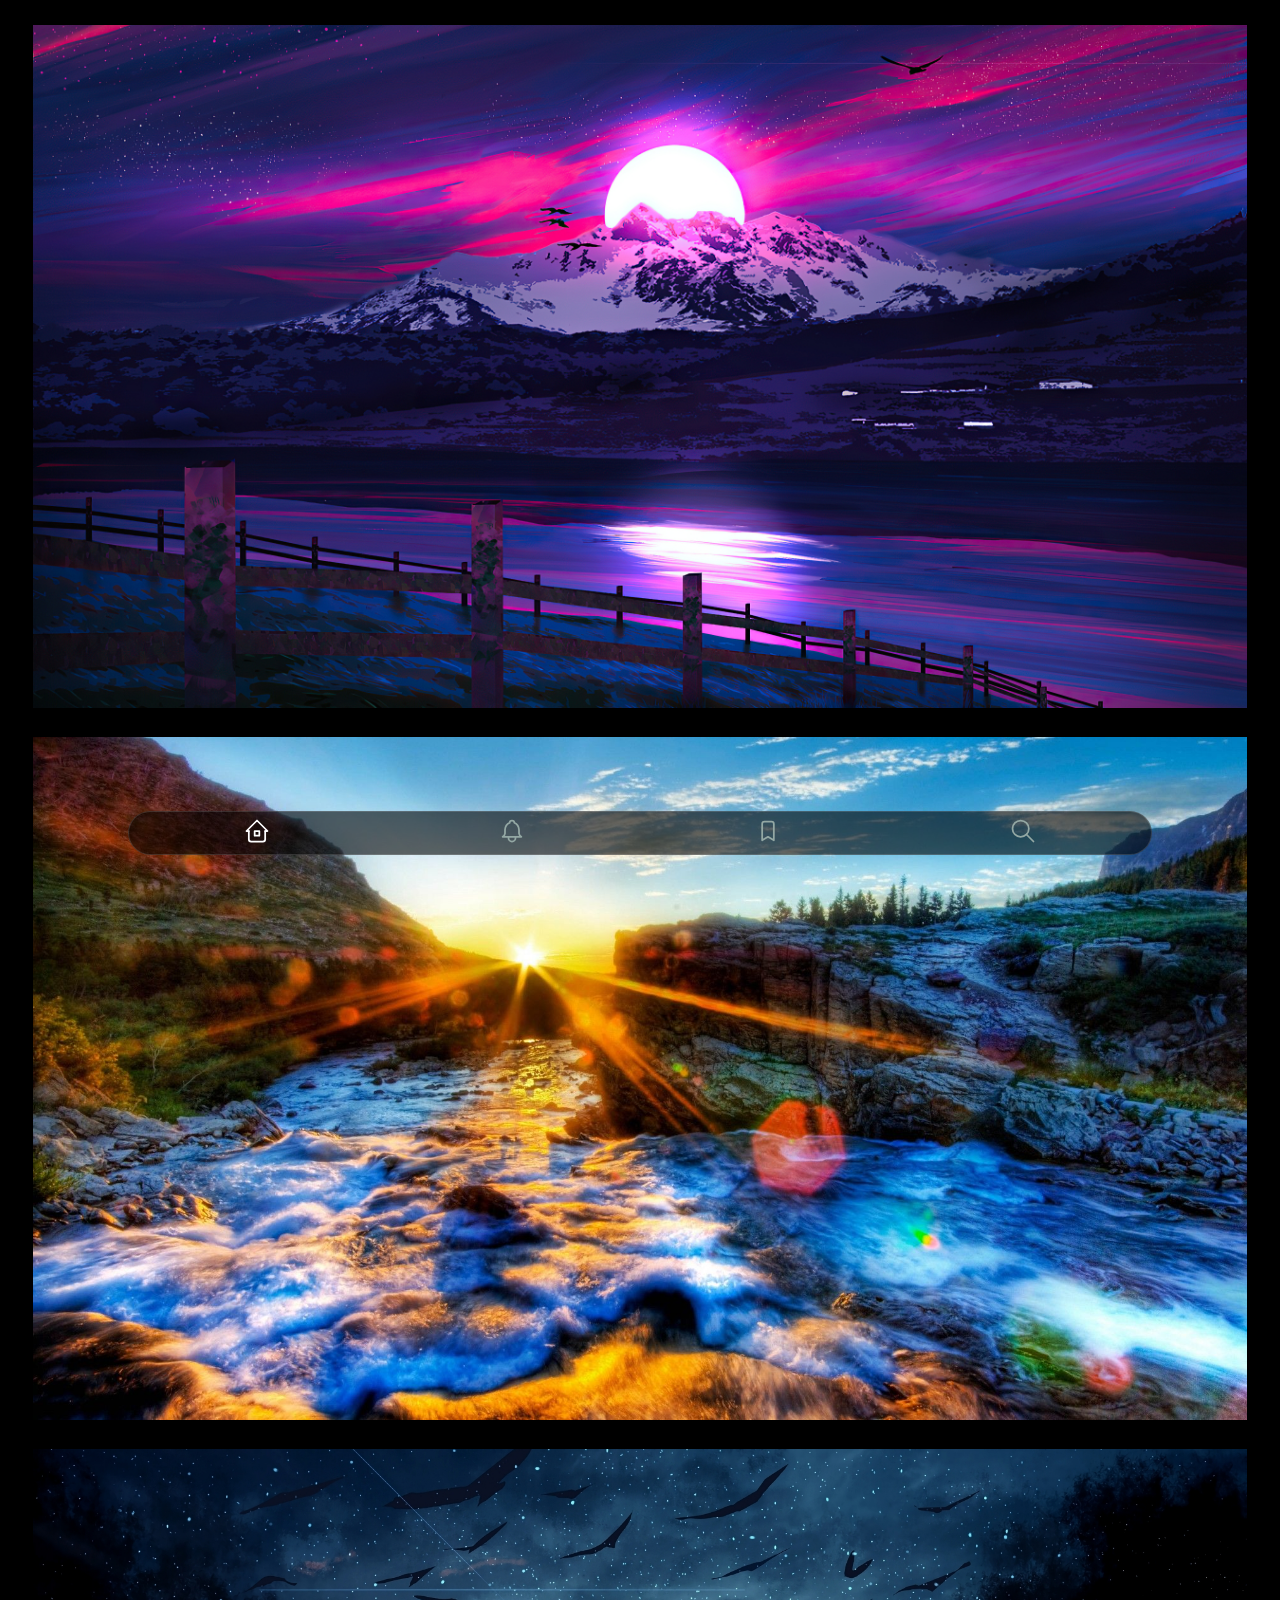
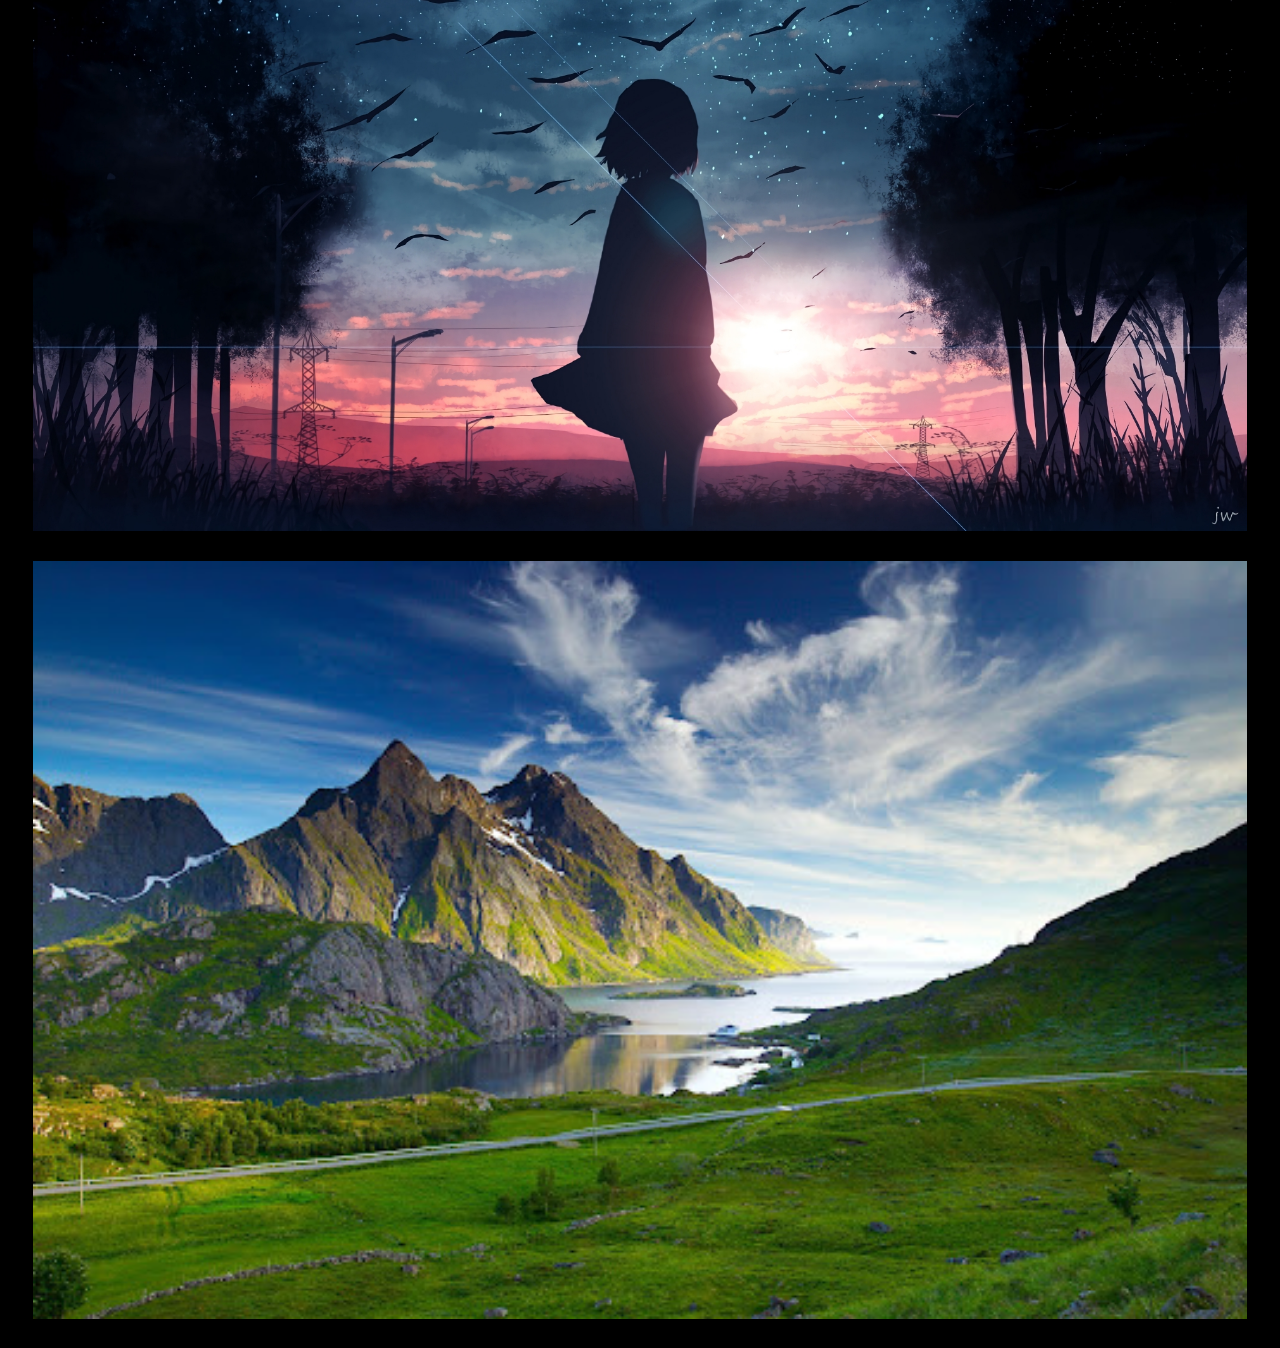
<file: Navbar_Pop/index.html>
<!DOCTYPE html>
<html lang="en">
<head>
    <meta charset="UTF-8">
    <meta http-equiv="X-UA-Compatible" content="IE=edge">
    <meta name="viewport" content="width=device-width, initial-scale=1.0">
    <link rel="stylesheet" href="css/style.css">
    <title>Document</title>
</head>
<body>
    <div class="ContentMain">
        <div class="CuadradosContenedor">
            <div class="Cuad Cu1">
                <img src="img/p1.jpg" alt="" class="imgg">
            </div>
            <div class="Cuad Cu2">
                <img src="img/p2.jpg" alt="" class="imgg">
            </div>
            <div class="Cuad Cu3">
                <img src="img/p3.jpg" alt="" class="imgg">
            </div>
            <div class="Cuad Cu4">
                <img src="img/p4.jpg" alt="" class="imgg">
            </div>
        </div>
    </div>

    <div class="ContentNavBottom">
        <div class="NavGeneral">
            <div class="iconContent">
                <svg xmlns="http://www.w3.org/2000/svg" class="icon icon-tabler icon-tabler-home-2" width="28" height="28" viewBox="0 0 24 24" stroke-width="1.5" stroke="#ffffff" fill="none" stroke-linecap="round" stroke-linejoin="round">
                    <path stroke="none" d="M0 0h24v24H0z" fill="none"/>
                    <polyline points="5 12 3 12 12 3 21 12 19 12" />
                    <path d="M5 12v7a2 2 0 0 0 2 2h10a2 2 0 0 0 2 -2v-7" />
                    <rect x="10" y="12" width="4" height="4" />
                  </svg>
            </div>
            <div class="iconContent">
                <svg xmlns="http://www.w3.org/2000/svg" class="icon icon-tabler icon-tabler-bell" width="28" height="28" viewBox="0 0 24 24" stroke-width="1.5" stroke="#94a8a4" fill="none" stroke-linecap="round" stroke-linejoin="round">
                    <path stroke="none" d="M0 0h24v24H0z" fill="none"/>
                    <path d="M10 5a2 2 0 0 1 4 0a7 7 0 0 1 4 6v3a4 4 0 0 0 2 3h-16a4 4 0 0 0 2 -3v-3a7 7 0 0 1 4 -6" />
                    <path d="M9 17v1a3 3 0 0 0 6 0v-1" />
                  </svg>
            </div>
            <div class="iconContent">
                <svg xmlns="http://www.w3.org/2000/svg" class="icon icon-tabler icon-tabler-bookmark" width="28" height="28" viewBox="0 0 24 24" stroke-width="1.5" stroke="#94a8a4" fill="none" stroke-linecap="round" stroke-linejoin="round">
                    <path stroke="none" d="M0 0h24v24H0z" fill="none"/>
                    <path d="M9 4h6a2 2 0 0 1 2 2v14l-5 -3l-5 3v-14a2 2 0 0 1 2 -2" />
                  </svg>
            </div>
            <div class="iconContent">
                <svg xmlns="http://www.w3.org/2000/svg" class="icon icon-tabler icon-tabler-search" width="28" height="28" viewBox="0 0 24 24" stroke-width="1.5" stroke="#94a8a4" fill="none" stroke-linecap="round" stroke-linejoin="round">
                    <path stroke="none" d="M0 0h24v24H0z" fill="none"/>
                    <circle cx="10" cy="10" r="7" />
                    <line x1="21" y1="21" x2="15" y2="15" />
                  </svg>
            </div>
        </div>

    </div>
</body>
</html>
</file>
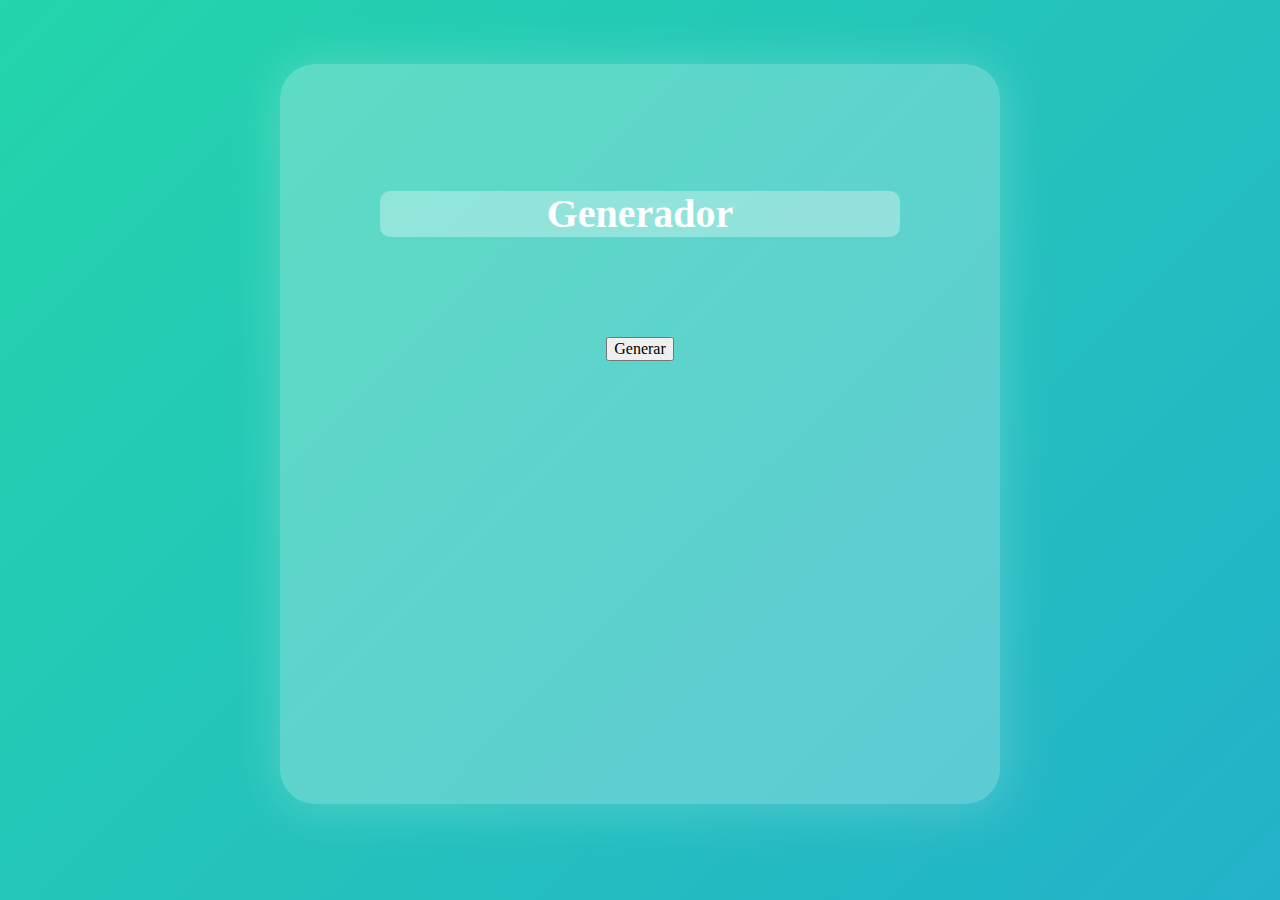
<file: PasswordGenerator/index.html>
<!DOCTYPE html>
<html lang="en">
<head>
    <meta charset="UTF-8">
    <meta http-equiv="X-UA-Compatible" content="IE=edge">
    <meta name="viewport" content="width=device-width, initial-scale=1.0">
    <link rel="stylesheet" href="Css/normalice.css">
    <link rel="stylesheet" href="Css/Style.css">
    <link rel="stylesheet" href="Css/style2.css">
    <link href="https://cdn.jsdelivr.net/npm/bootstrap@5.0.2/dist/css/bootstrap.min.css" rel="stylesheet" integrity="sha384-EVSTQN3/azprG1Anm3QDgpJLIm9Nao0Yz1ztcQTwFspd3yD65VohhpuuCOmLASjC" crossorigin="anonymous">

    <title>Password_Generator</title>
</head>
<body>
    <div class="ContenidoPrincipal">

        <div class="Ventana">
            <div class="Contenedor-Pantalla">
                <h1 class="number" id="number">Generador</h1>
            </div>

            <div class="Contenedor-Boton">
                <button id="boton" type="button" class="btn btn-light">Generar</button>

            </div>
        </div>
    </div>
    <script src="Script/generador.js"></script>
</body>
</html>
</file>
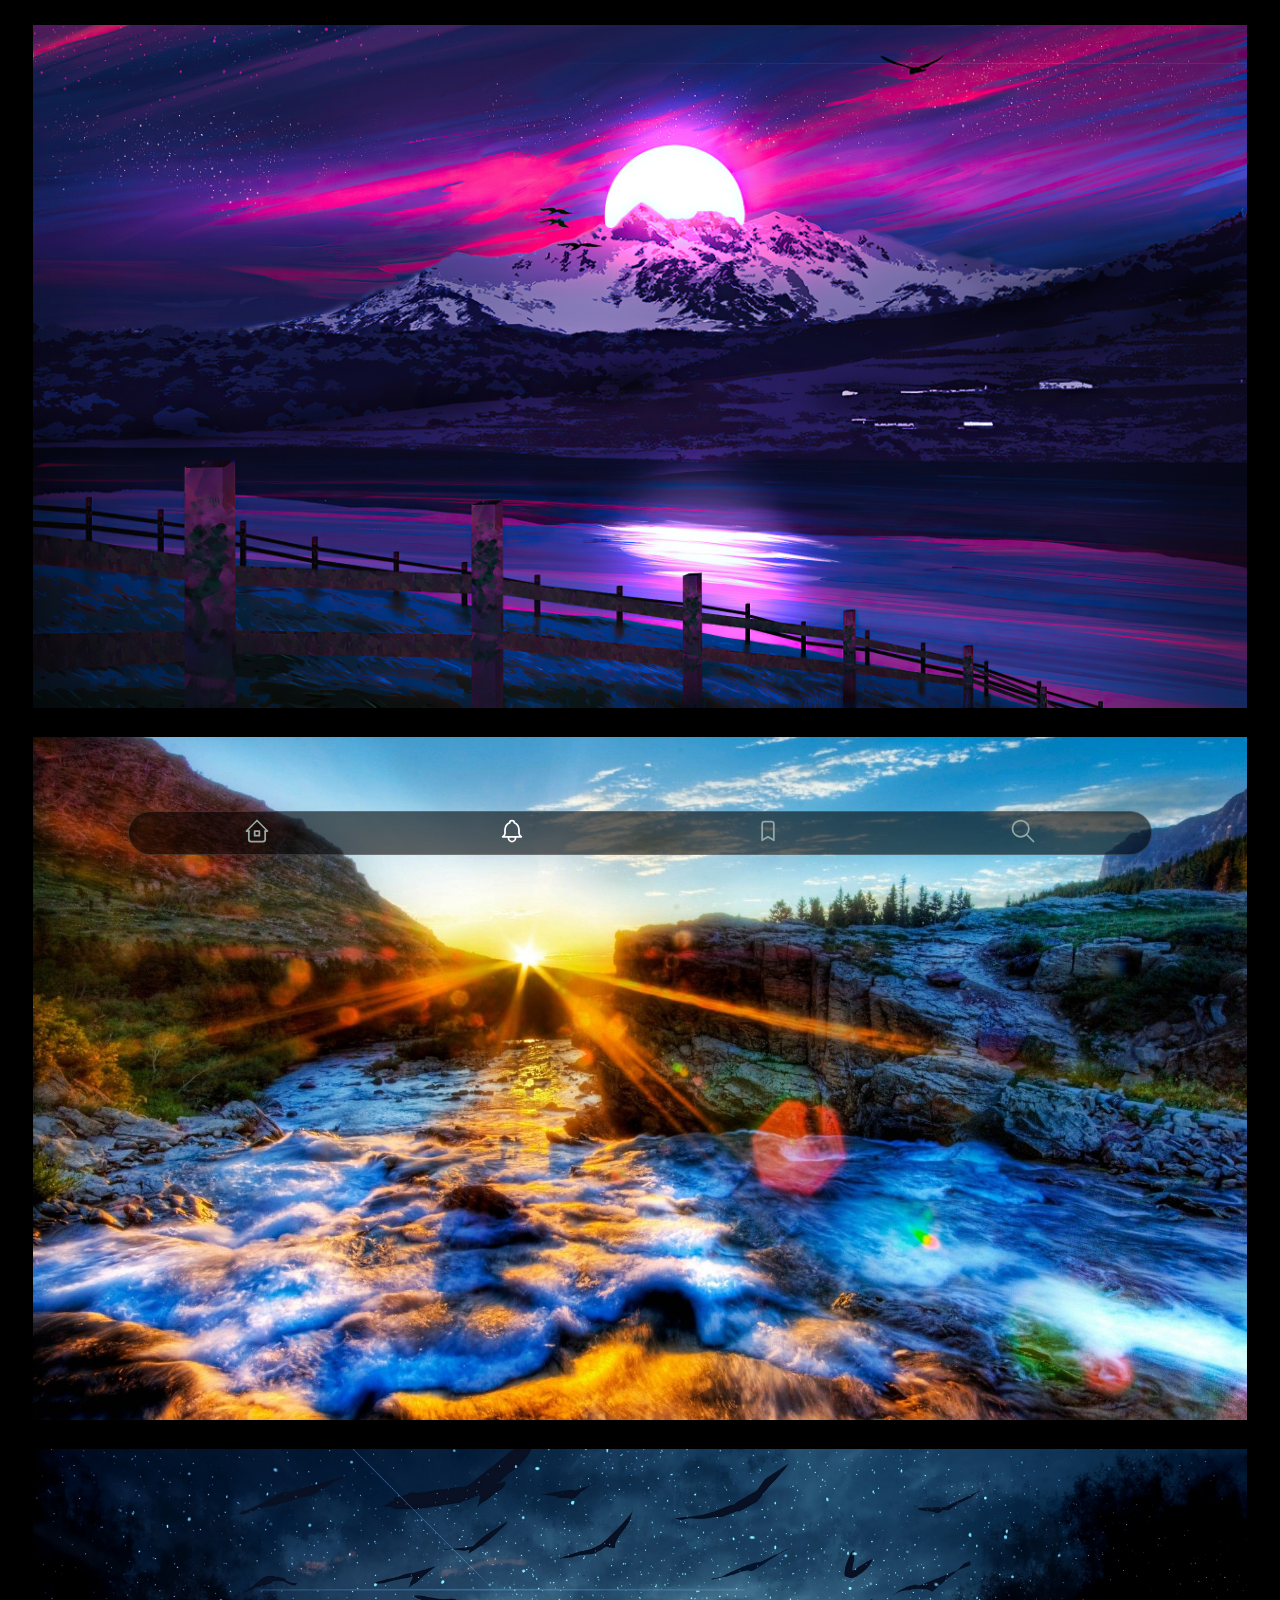
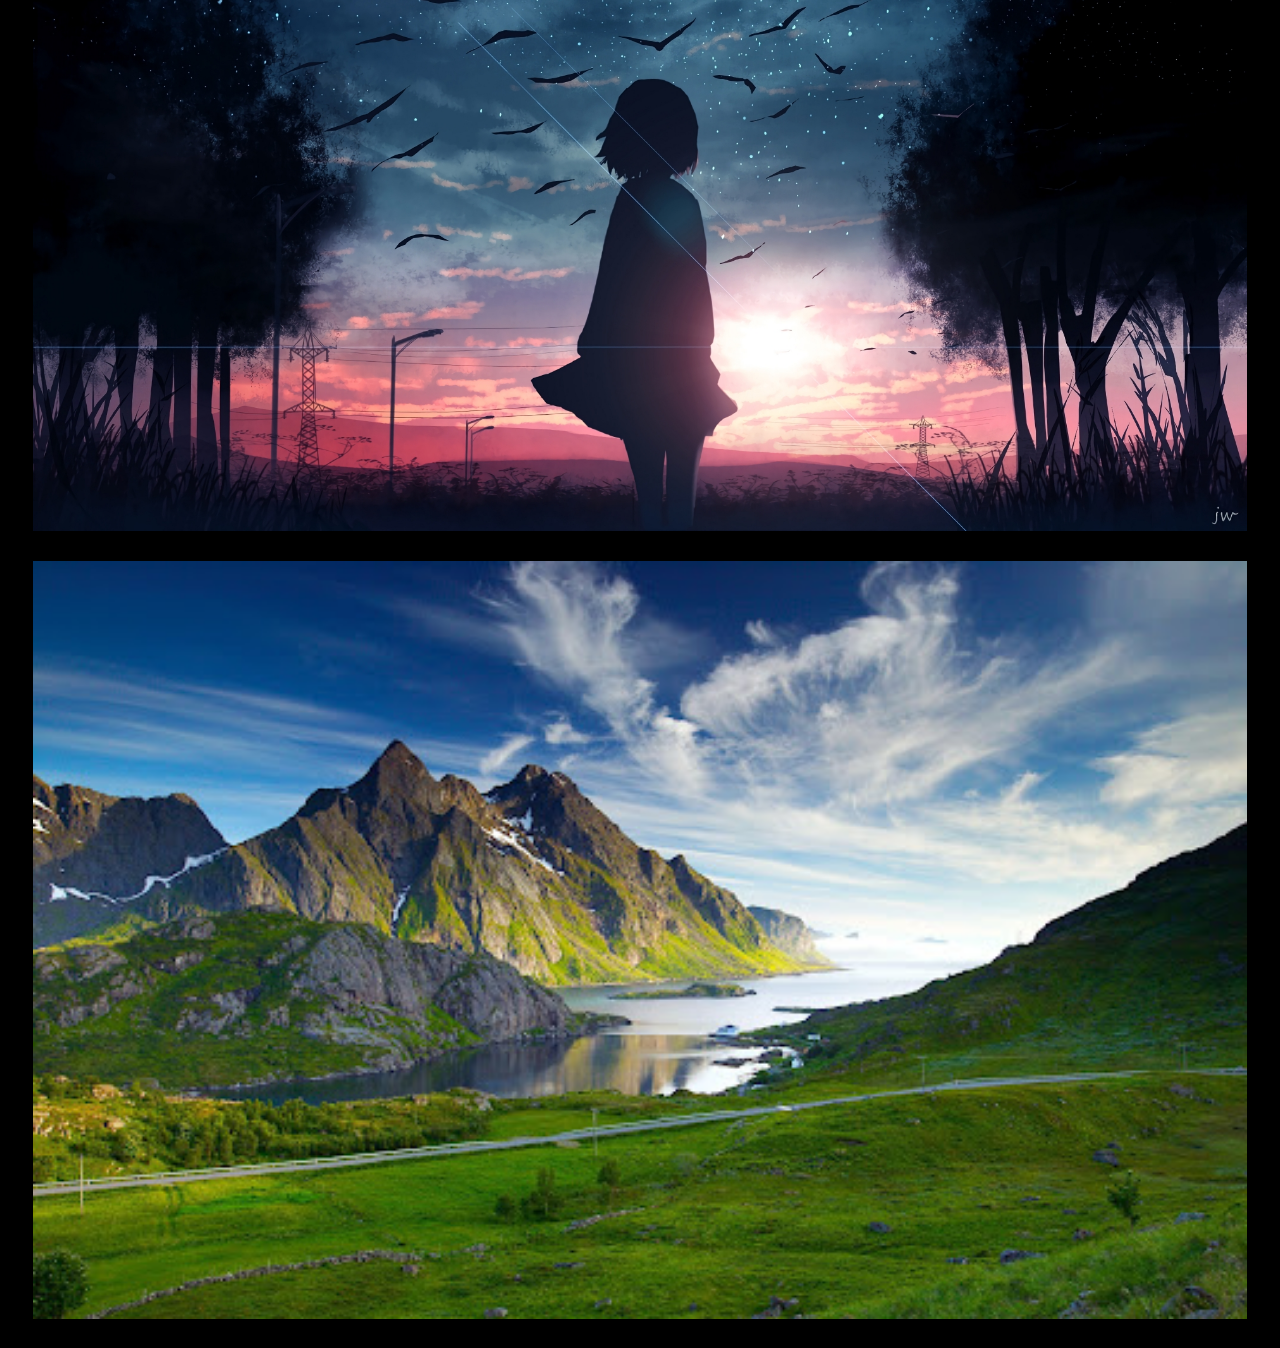
<file: Navbar_Pop/Notifi.html>
<!DOCTYPE html>
<html lang="en">
<head>
    <meta charset="UTF-8">
    <meta http-equiv="X-UA-Compatible" content="IE=edge">
    <meta name="viewport" content="width=device-width, initial-scale=1.0">
    <link rel="stylesheet" href="css/style.css">
    <title>Document</title>
</head>
<body>
    <div class="ContentMain">
        <div class="CuadradosContenedor">
            <div class="Cuad Cu1">
                <img src="img/p1.jpg" alt="" class="imgg">
            </div>
            <div class="Cuad Cu2">
                <img src="img/p2.jpg" alt="" class="imgg">
            </div>
            <div class="Cuad Cu3">
                <img src="img/p3.jpg" alt="" class="imgg">
            </div>
            <div class="Cuad Cu4">
                <img src="img/p4.jpg" alt="" class="imgg">
            </div>
        </div>
    </div>

    <div class="ContentNavBottom">
        <div class="NavGeneral">
            <div class="iconContent">
                <a href="index.html">
                    <svg xmlns="http://www.w3.org/2000/svg" class="icon icon-tabler icon-tabler-home-2" width="28" height="28" viewBox="0 0 24 24" stroke-width="1.5" stroke="#94a8a4" fill="none" stroke-linecap="round" stroke-linejoin="round">
                        <path stroke="none" d="M0 0h24v24H0z" fill="none"/>
                        <polyline points="5 12 3 12 12 3 21 12 19 12" />
                        <path d="M5 12v7a2 2 0 0 0 2 2h10a2 2 0 0 0 2 -2v-7" />
                        <rect x="10" y="12" width="4" height="4" />
                      </svg>
                </a>
            </div>
            <div class="iconContent">
                <a href="Notifi.html">
                    <svg xmlns="http://www.w3.org/2000/svg" class="icon icon-tabler icon-tabler-bell" width="28" height="28" viewBox="0 0 24 24" stroke-width="1.5" stroke="#ffffff" fill="none" stroke-linecap="round" stroke-linejoin="round">
                        <path stroke="none" d="M0 0h24v24H0z" fill="none"/>
                        <path d="M10 5a2 2 0 0 1 4 0a7 7 0 0 1 4 6v3a4 4 0 0 0 2 3h-16a4 4 0 0 0 2 -3v-3a7 7 0 0 1 4 -6" />
                        <path d="M9 17v1a3 3 0 0 0 6 0v-1" />
                      </svg>
                </a>
            </div>
            <div class="iconContent">
                <a href="save.html">
                    <svg xmlns="http://www.w3.org/2000/svg" class="icon icon-tabler icon-tabler-bookmark" width="28" height="28" viewBox="0 0 24 24" stroke-width="1.5" stroke="#94a8a4" fill="none" stroke-linecap="round" stroke-linejoin="round">
                        <path stroke="none" d="M0 0h24v24H0z" fill="none"/>
                        <path d="M9 4h6a2 2 0 0 1 2 2v14l-5 -3l-5 3v-14a2 2 0 0 1 2 -2" />
                      </svg>
                </a>

            </div>
            <div class="iconContent">
                <a href="search.html">
                    <svg xmlns="http://www.w3.org/2000/svg" class="icon icon-tabler icon-tabler-search" width="28" height="28" viewBox="0 0 24 24" stroke-width="1.5" stroke="#94a8a4" fill="none" stroke-linecap="round" stroke-linejoin="round">
                        <path stroke="none" d="M0 0h24v24H0z" fill="none"/>
                        <circle cx="10" cy="10" r="7" />
                        <line x1="21" y1="21" x2="15" y2="15" />
                      </svg>
                </a>
            </div>
        </div>

    </div>
</body>
</html>
</file>
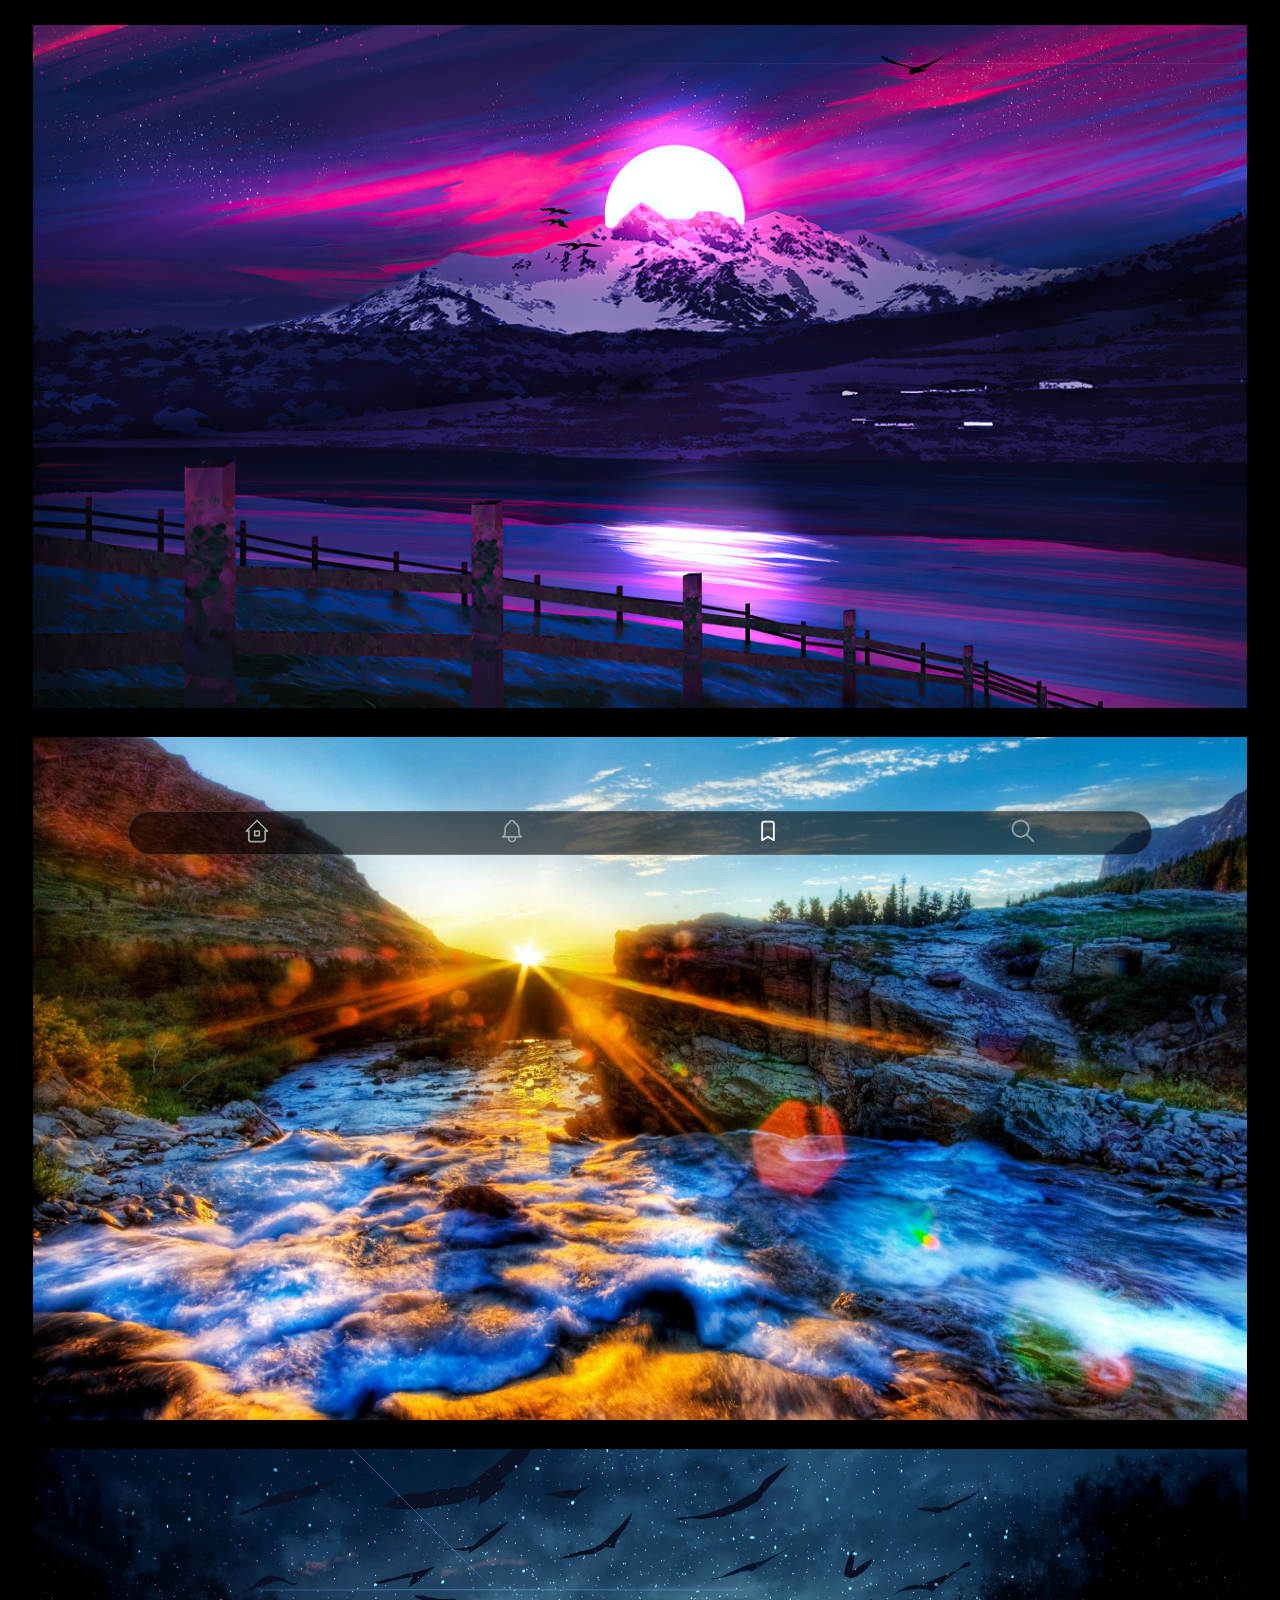
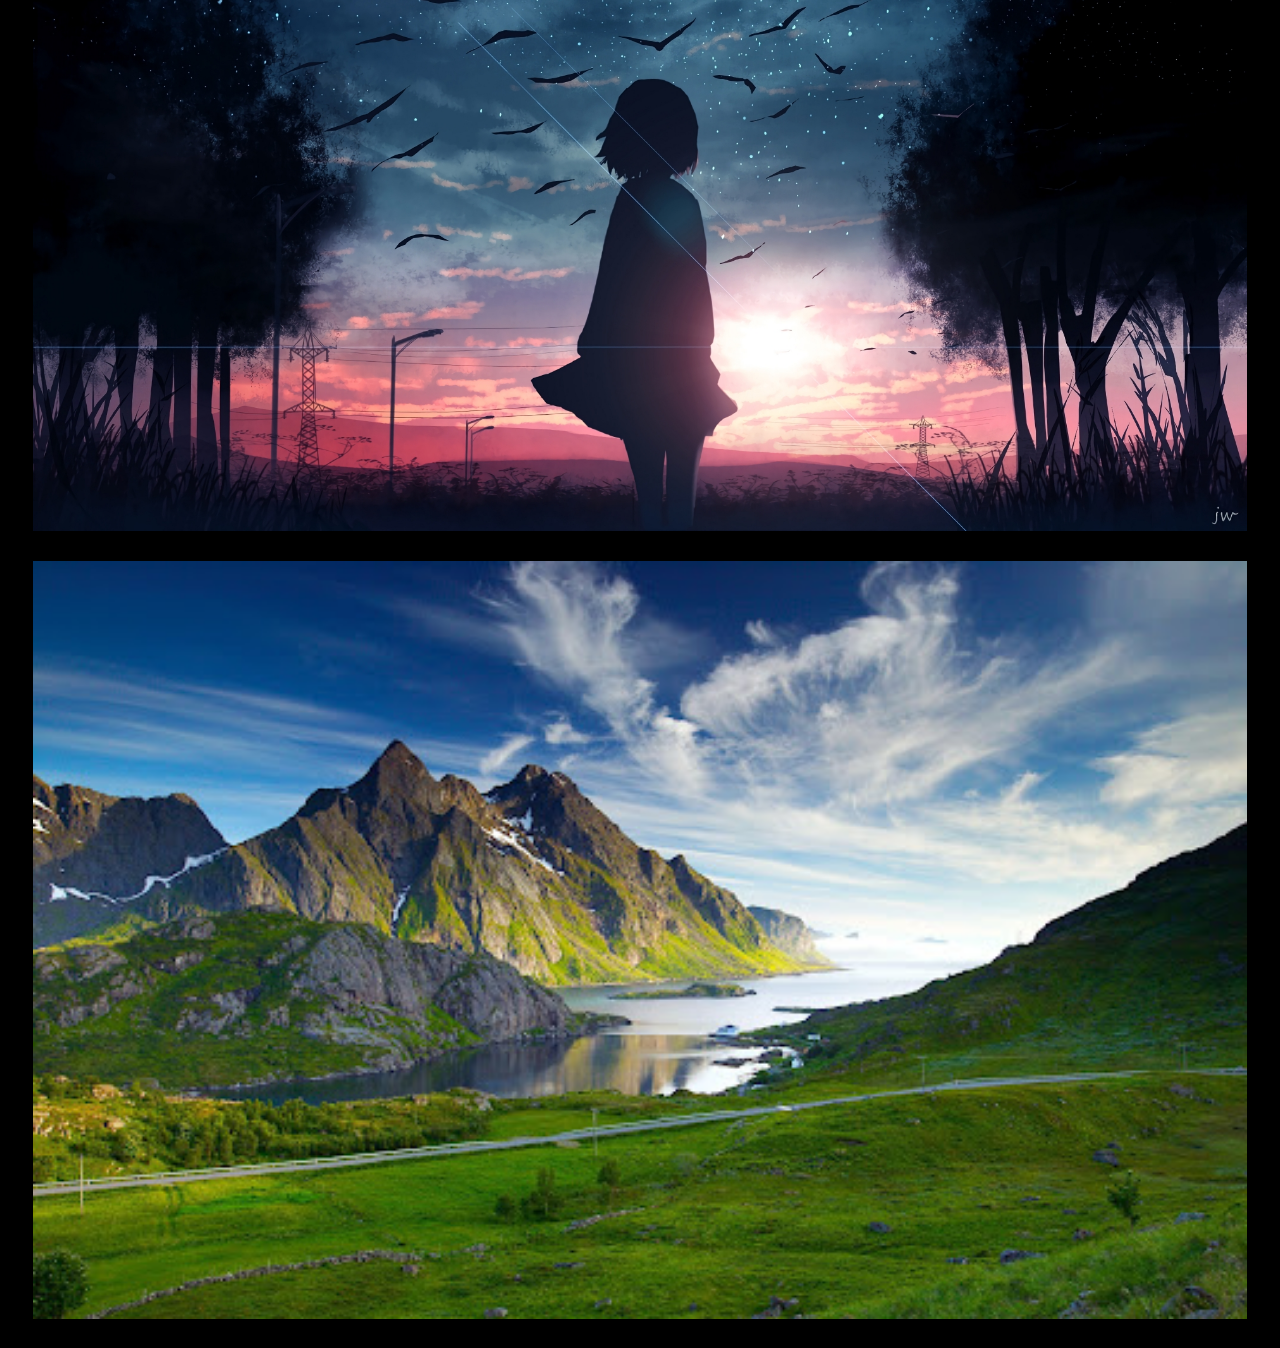
<file: Navbar_Pop/save.html>
<!DOCTYPE html>
<html lang="en">
<head>
    <meta charset="UTF-8">
    <meta http-equiv="X-UA-Compatible" content="IE=edge">
    <meta name="viewport" content="width=device-width, initial-scale=1.0">
    <link rel="stylesheet" href="css/style.css">
    <title>Document</title>
</head>
<body>
    <div class="ContentMain">
        <div class="CuadradosContenedor">
            <div class="Cuad Cu1">
                <img src="img/p1.jpg" alt="" class="imgg">
            </div>
            <div class="Cuad Cu2">
                <img src="img/p2.jpg" alt="" class="imgg">
            </div>
            <div class="Cuad Cu3">
                <img src="img/p3.jpg" alt="" class="imgg">
            </div>
            <div class="Cuad Cu4">
                <img src="img/p4.jpg" alt="" class="imgg">
            </div>
        </div>
    </div>

    <div class="ContentNavBottom">
        <div class="NavGeneral">
            <div class="iconContent">
                <a href="index.html">
                    <svg xmlns="http://www.w3.org/2000/svg" class="icon icon-tabler icon-tabler-home-2" width="28" height="28" viewBox="0 0 24 24" stroke-width="1.5" stroke="#94a8a4" fill="none" stroke-linecap="round" stroke-linejoin="round">
                        <path stroke="none" d="M0 0h24v24H0z" fill="none"/>
                        <polyline points="5 12 3 12 12 3 21 12 19 12" />
                        <path d="M5 12v7a2 2 0 0 0 2 2h10a2 2 0 0 0 2 -2v-7" />
                        <rect x="10" y="12" width="4" height="4" />
                      </svg>
                </a>
            </div>
            <div class="iconContent">
                <a href="Notifi.html">
                    <svg xmlns="http://www.w3.org/2000/svg" class="icon icon-tabler icon-tabler-bell" width="28" height="28" viewBox="0 0 24 24" stroke-width="1.5" stroke="#94a8a4" fill="none" stroke-linecap="round" stroke-linejoin="round">
                        <path stroke="none" d="M0 0h24v24H0z" fill="none"/>
                        <path d="M10 5a2 2 0 0 1 4 0a7 7 0 0 1 4 6v3a4 4 0 0 0 2 3h-16a4 4 0 0 0 2 -3v-3a7 7 0 0 1 4 -6" />
                        <path d="M9 17v1a3 3 0 0 0 6 0v-1" />
                      </svg>
                </a>

            </div>
            <div class="iconContent">
                <a href="save.html">
                    <svg xmlns="http://www.w3.org/2000/svg" class="icon icon-tabler icon-tabler-bookmark" width="28" height="28" viewBox="0 0 24 24" stroke-width="1.5" stroke="#ffffff" fill="none" stroke-linecap="round" stroke-linejoin="round">
                        <path stroke="none" d="M0 0h24v24H0z" fill="none"/>
                        <path d="M9 4h6a2 2 0 0 1 2 2v14l-5 -3l-5 3v-14a2 2 0 0 1 2 -2" />
                      </svg>
                </a>

            </div>
            <div class="iconContent">
                <a href="search.html">
                    <svg xmlns="http://www.w3.org/2000/svg" class="icon icon-tabler icon-tabler-search" width="28" height="28" viewBox="0 0 24 24" stroke-width="1.5" stroke="#94a8a4" fill="none" stroke-linecap="round" stroke-linejoin="round">
                        <path stroke="none" d="M0 0h24v24H0z" fill="none"/>
                        <circle cx="10" cy="10" r="7" />
                        <line x1="21" y1="21" x2="15" y2="15" />
                      </svg>
                </a>
            </div>
        </div>

    </div>
</body>
</html>
</file>
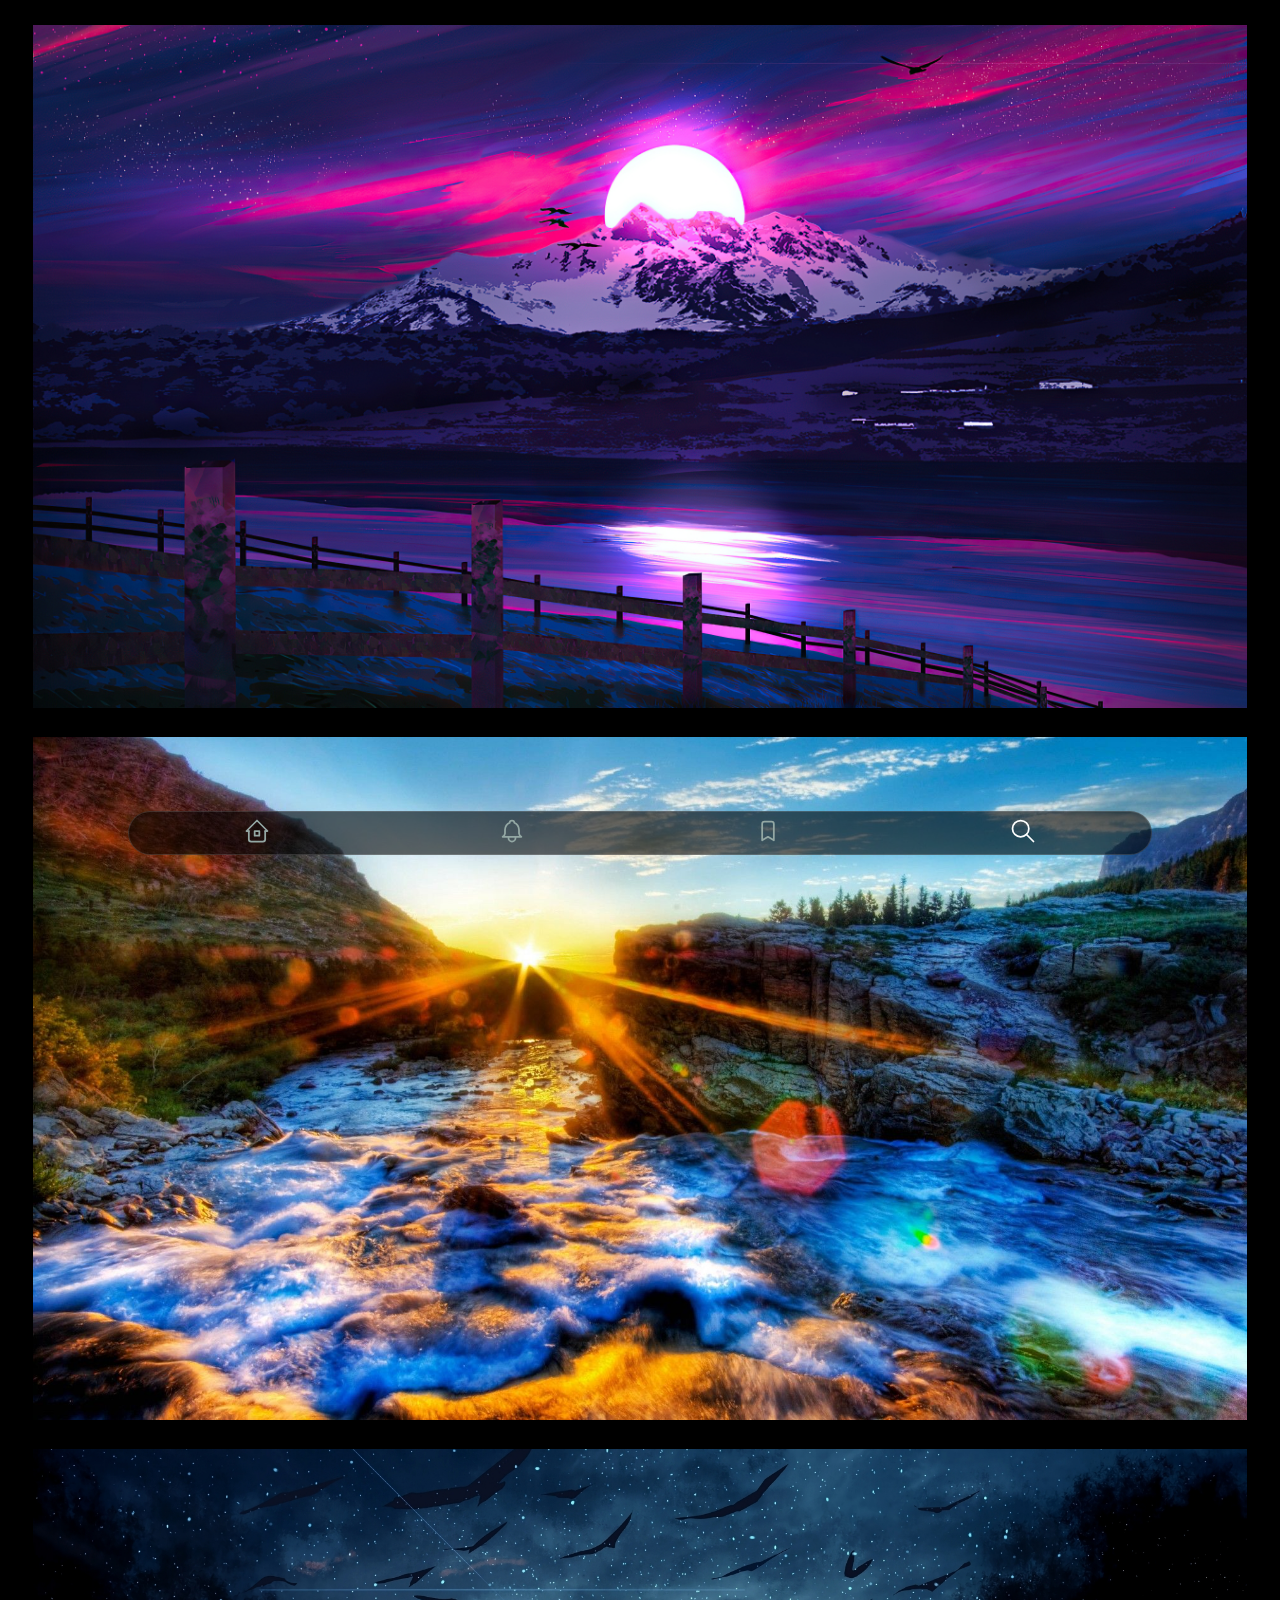
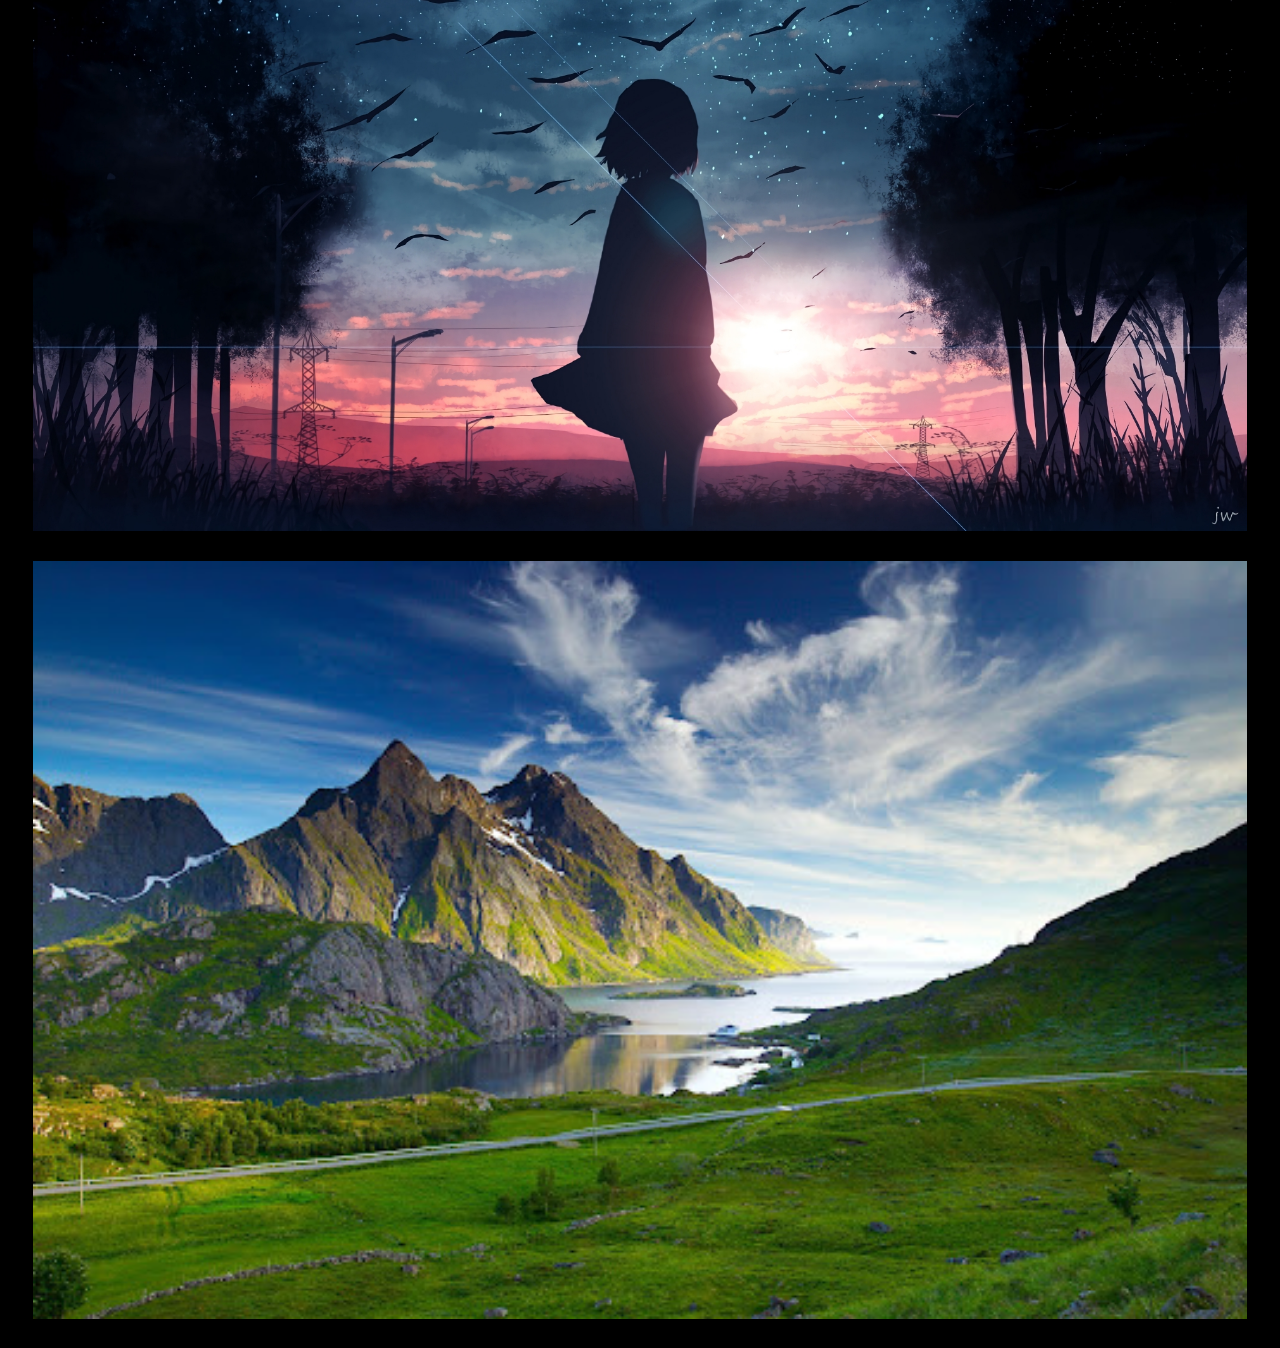
<file: Navbar_Pop/search.html>
<!DOCTYPE html>
<html lang="en">
<head>
    <meta charset="UTF-8">
    <meta http-equiv="X-UA-Compatible" content="IE=edge">
    <meta name="viewport" content="width=device-width, initial-scale=1.0">
    <link rel="stylesheet" href="css/style.css">
    <title>Document</title>
</head>
<body>
    <div class="ContentMain">
        <div class="CuadradosContenedor">
            <div class="Cuad Cu1">
                <img src="img/p1.jpg" alt="" class="imgg">
            </div>
            <div class="Cuad Cu2">
                <img src="img/p2.jpg" alt="" class="imgg">
            </div>
            <div class="Cuad Cu3">
                <img src="img/p3.jpg" alt="" class="imgg">
            </div>
            <div class="Cuad Cu4">
                <img src="img/p4.jpg" alt="" class="imgg">
            </div>
        </div>
    </div>

    <div class="ContentNavBottom">
        <div class="NavGeneral">
            <div class="iconContent">
                <a href="index.html">
                    <svg xmlns="http://www.w3.org/2000/svg" class="icon icon-tabler icon-tabler-home-2" width="28" height="28" viewBox="0 0 24 24" stroke-width="1.5" stroke="#94a8a4" fill="none" stroke-linecap="round" stroke-linejoin="round">
                        <path stroke="none" d="M0 0h24v24H0z" fill="none"/>
                        <polyline points="5 12 3 12 12 3 21 12 19 12" />
                        <path d="M5 12v7a2 2 0 0 0 2 2h10a2 2 0 0 0 2 -2v-7" />
                        <rect x="10" y="12" width="4" height="4" />
                      </svg>
                </a>
            </div>
            <div class="iconContent">
                <a href="Notifi.html">
                    <svg xmlns="http://www.w3.org/2000/svg" class="icon icon-tabler icon-tabler-bell" width="28" height="28" viewBox="0 0 24 24" stroke-width="1.5" stroke="#94a8a4" fill="none" stroke-linecap="round" stroke-linejoin="round">
                        <path stroke="none" d="M0 0h24v24H0z" fill="none"/>
                        <path d="M10 5a2 2 0 0 1 4 0a7 7 0 0 1 4 6v3a4 4 0 0 0 2 3h-16a4 4 0 0 0 2 -3v-3a7 7 0 0 1 4 -6" />
                        <path d="M9 17v1a3 3 0 0 0 6 0v-1" />
                      </svg>
                </a>

            </div>
            <div class="iconContent">
                <a href="save.html">
                    <svg xmlns="http://www.w3.org/2000/svg" class="icon icon-tabler icon-tabler-bookmark" width="28" height="28" viewBox="0 0 24 24" stroke-width="1.5" stroke="#94a8a4" fill="none" stroke-linecap="round" stroke-linejoin="round">
                        <path stroke="none" d="M0 0h24v24H0z" fill="none"/>
                        <path d="M9 4h6a2 2 0 0 1 2 2v14l-5 -3l-5 3v-14a2 2 0 0 1 2 -2" />
                      </svg>
                </a>

            </div>
            <div class="iconContent">
                <a href="search.html">
                    <svg xmlns="http://www.w3.org/2000/svg" class="icon icon-tabler icon-tabler-search" width="28" height="28" viewBox="0 0 24 24" stroke-width="1.5" stroke="#ffffff" fill="none" stroke-linecap="round" stroke-linejoin="round">
                        <path stroke="none" d="M0 0h24v24H0z" fill="none"/>
                        <circle cx="10" cy="10" r="7" />
                        <line x1="21" y1="21" x2="15" y2="15" />
                      </svg>
                </a>
            </div>
        </div>

    </div>
</body>
</html>
</file>
<file: Navbar_Pop/css/style.css>
body{
    background-color: #000000;
}
.ContentNavBottom{
    position: fixed;
    left: 10%;
    right: 10%;
    bottom: 5%;
}
.NavGeneral{
    display: flex;
    flex-direction: row;
    justify-content: space-around;
    border: 1px solid #ffffff23;
    border-radius: 50px;
    background-color: #00000096;
}

.imgg{
    width: 100%;
}


@media(min-width: 320px){
    .iconContent{
        margin:4%;
    }
    .Cuad{
        margin: 5%;
    }
}

@media(min-width: 960px){

    .iconContent{
        margin:0.5%;
    }
    .Cuad{
        margin: 2%;
    }
}
</file>
<file: PasswordGenerator/Css/Style.css>
html, body {
    width: 100%;
    height:100%;
  }
  
  body {
     background: linear-gradient(-45deg, #ee7752, #e73c7e, #23a6d5, #23d5ab);
      background-size: 400% 400%;
      animation: gradient 15s ease infinite;
  }
  
  @keyframes gradient {
      0% {
          background-position: 0% 50%;
      }
      50% {
          background-position: 100% 50%;
      }
      100% {
          background-position: 0% 50%;
      }
  }
</file>
<file: PasswordGenerator/Css/style2.css>
.ContenidoPrincipal{
    text-align: center;
    background-color: rgba(255, 255, 255, 0);
}
.Ventana{
    margin-top: 5%;
    padding: 100px;
    background-color: #ffffff44;
    display: inline-block;
    text-align: center;
    box-shadow: 1px 2px 50px 5px #ffffff34;
    -moz-border-radius: 100px;
    -webkit-border-radius: 35px;
    width: 520px;
    height: 540px;
}
.Contenedor-Pantalla{
    background-color: rgba(255, 255, 255, 0.329);
    padding-left: 30px;
    padding-right: 30px;
    -moz-border-radius: 40px;
    -webkit-border-radius: 10px;
}
.Contenedor-Boton{
    margin-top: 100px;
}
.number{
    font-size: 40px;
    color:white;
}
</file>
<file: PasswordGenerator/Css/normalice.css>
/*! normalize.css v8.0.1 | MIT License | github.com/necolas/normalize.css */

/* Document
   ========================================================================== */

/**
 * 1. Correct the line height in all browsers.
 * 2. Prevent adjustments of font size after orientation changes in iOS.
 */

 html {
    line-height: 1.15; /* 1 */
    -webkit-text-size-adjust: 100%; /* 2 */
  }
  
  /* Sections
     ========================================================================== */
  
  /**
   * Remove the margin in all browsers.
   */
  
  body {
    margin: 0;
  }
  
  /**
   * Render the `main` element consistently in IE.
   */
  
  main {
    display: block;
  }
  
  /**
   * Correct the font size and margin on `h1` elements within `section` and
   * `article` contexts in Chrome, Firefox, and Safari.
   */
  
  h1 {
    font-size: 2em;
    margin: 0.67em 0;
  }
  
  /* Grouping content
     ========================================================================== */
  
  /**
   * 1. Add the correct box sizing in Firefox.
   * 2. Show the overflow in Edge and IE.
   */
  
  hr {
    box-sizing: content-box; /* 1 */
    height: 0; /* 1 */
    overflow: visible; /* 2 */
  }
  
  /**
   * 1. Correct the inheritance and scaling of font size in all browsers.
   * 2. Correct the odd `em` font sizing in all browsers.
   */
  
  pre {
    font-family: monospace, monospace; /* 1 */
    font-size: 1em; /* 2 */
  }
  
  /* Text-level semantics
     ========================================================================== */
  
  /**
   * Remove the gray background on active links in IE 10.
   */
  
  a {
    background-color: transparent;
  }
  
  /**
   * 1. Remove the bottom border in Chrome 57-
   * 2. Add the correct text decoration in Chrome, Edge, IE, Opera, and Safari.
   */
  
  abbr[title] {
    border-bottom: none; /* 1 */
    text-decoration: underline; /* 2 */
    text-decoration: underline dotted; /* 2 */
  }
  
  /**
   * Add the correct font weight in Chrome, Edge, and Safari.
   */
  
  b,
  strong {
    font-weight: bolder;
  }
  
  /**
   * 1. Correct the inheritance and scaling of font size in all browsers.
   * 2. Correct the odd `em` font sizing in all browsers.
   */
  
  code,
  kbd,
  samp {
    font-family: monospace, monospace; /* 1 */
    font-size: 1em; /* 2 */
  }
  
  /**
   * Add the correct font size in all browsers.
   */
  
  small {
    font-size: 80%;
  }
  
  /**
   * Prevent `sub` and `sup` elements from affecting the line height in
   * all browsers.
   */
  
  sub,
  sup {
    font-size: 75%;
    line-height: 0;
    position: relative;
    vertical-align: baseline;
  }
  
  sub {
    bottom: -0.25em;
  }
  
  sup {
    top: -0.5em;
  }
  
  /* Embedded content
     ========================================================================== */
  
  /**
   * Remove the border on images inside links in IE 10.
   */
  
  img {
    border-style: none;
  }
  
  /* Forms
     ========================================================================== */
  
  /**
   * 1. Change the font styles in all browsers.
   * 2. Remove the margin in Firefox and Safari.
   */
  
  button,
  input,
  optgroup,
  select,
  textarea {
    font-family: inherit; /* 1 */
    font-size: 100%; /* 1 */
    line-height: 1.15; /* 1 */
    margin: 0; /* 2 */
  }
  
  /**
   * Show the overflow in IE.
   * 1. Show the overflow in Edge.
   */
  
  button,
  input { /* 1 */
    overflow: visible;
  }
  
  /**
   * Remove the inheritance of text transform in Edge, Firefox, and IE.
   * 1. Remove the inheritance of text transform in Firefox.
   */
  
  button,
  select { /* 1 */
    text-transform: none;
  }
  
  /**
   * Correct the inability to style clickable types in iOS and Safari.
   */
  
  button,
  [type="button"],
  [type="reset"],
  [type="submit"] {
    -webkit-appearance: button;
  }
  
  /**
   * Remove the inner border and padding in Firefox.
   */
  
  button::-moz-focus-inner,
  [type="button"]::-moz-focus-inner,
  [type="reset"]::-moz-focus-inner,
  [type="submit"]::-moz-focus-inner {
    border-style: none;
    padding: 0;
  }
  
  /**
   * Restore the focus styles unset by the previous rule.
   */
  
  button:-moz-focusring,
  [type="button"]:-moz-focusring,
  [type="reset"]:-moz-focusring,
  [type="submit"]:-moz-focusring {
    outline: 1px dotted ButtonText;
  }
  
  /**
   * Correct the padding in Firefox.
   */
  
  fieldset {
    padding: 0.35em 0.75em 0.625em;
  }
  
  /**
   * 1. Correct the text wrapping in Edge and IE.
   * 2. Correct the color inheritance from `fieldset` elements in IE.
   * 3. Remove the padding so developers are not caught out when they zero out
   *    `fieldset` elements in all browsers.
   */
  
  legend {
    box-sizing: border-box; /* 1 */
    color: inherit; /* 2 */
    display: table; /* 1 */
    max-width: 100%; /* 1 */
    padding: 0; /* 3 */
    white-space: normal; /* 1 */
  }
  
  /**
   * Add the correct vertical alignment in Chrome, Firefox, and Opera.
   */
  
  progress {
    vertical-align: baseline;
  }
  
  /**
   * Remove the default vertical scrollbar in IE 10+.
   */
  
  textarea {
    overflow: auto;
  }
  
  /**
   * 1. Add the correct box sizing in IE 10.
   * 2. Remove the padding in IE 10.
   */
  
  [type="checkbox"],
  [type="radio"] {
    box-sizing: border-box; /* 1 */
    padding: 0; /* 2 */
  }
  
  /**
   * Correct the cursor style of increment and decrement buttons in Chrome.
   */
  
  [type="number"]::-webkit-inner-spin-button,
  [type="number"]::-webkit-outer-spin-button {
    height: auto;
  }
  
  /**
   * 1. Correct the odd appearance in Chrome and Safari.
   * 2. Correct the outline style in Safari.
   */
  
  [type="search"] {
    -webkit-appearance: textfield; /* 1 */
    outline-offset: -2px; /* 2 */
  }
  
  /**
   * Remove the inner padding in Chrome and Safari on macOS.
   */
  
  [type="search"]::-webkit-search-decoration {
    -webkit-appearance: none;
  }
  
  /**
   * 1. Correct the inability to style clickable types in iOS and Safari.
   * 2. Change font properties to `inherit` in Safari.
   */
  
  ::-webkit-file-upload-button {
    -webkit-appearance: button; /* 1 */
    font: inherit; /* 2 */
  }
  
  /* Interactive
     ========================================================================== */
  
  /*
   * Add the correct display in Edge, IE 10+, and Firefox.
   */
  
  details {
    display: block;
  }
  
  /*
   * Add the correct display in all browsers.
   */
  
  summary {
    display: list-item;
  }
  
  /* Misc
     ========================================================================== */
  
  /**
   * Add the correct display in IE 10+.
   */
  
  template {
    display: none;
  }
  
  /**
   * Add the correct display in IE 10.
   */
  
  [hidden] {
    display: none;
  }
</file>
